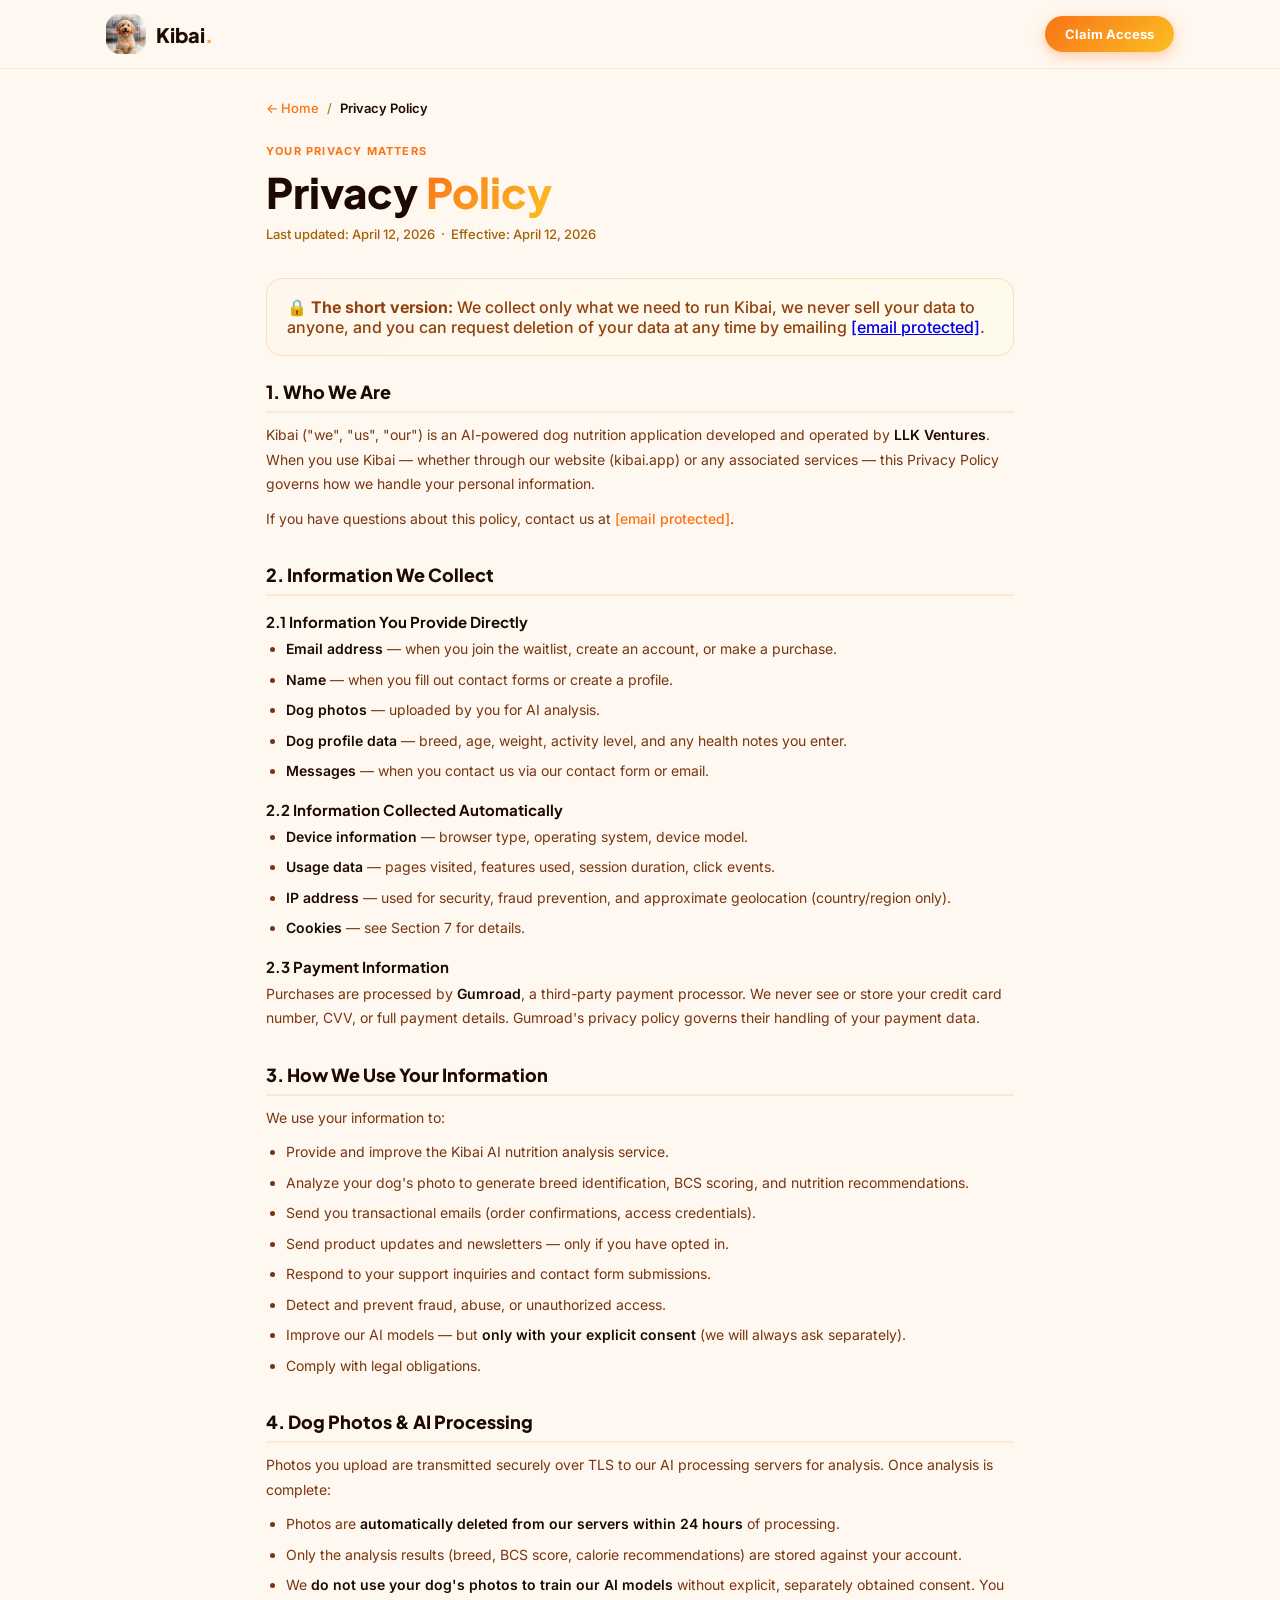
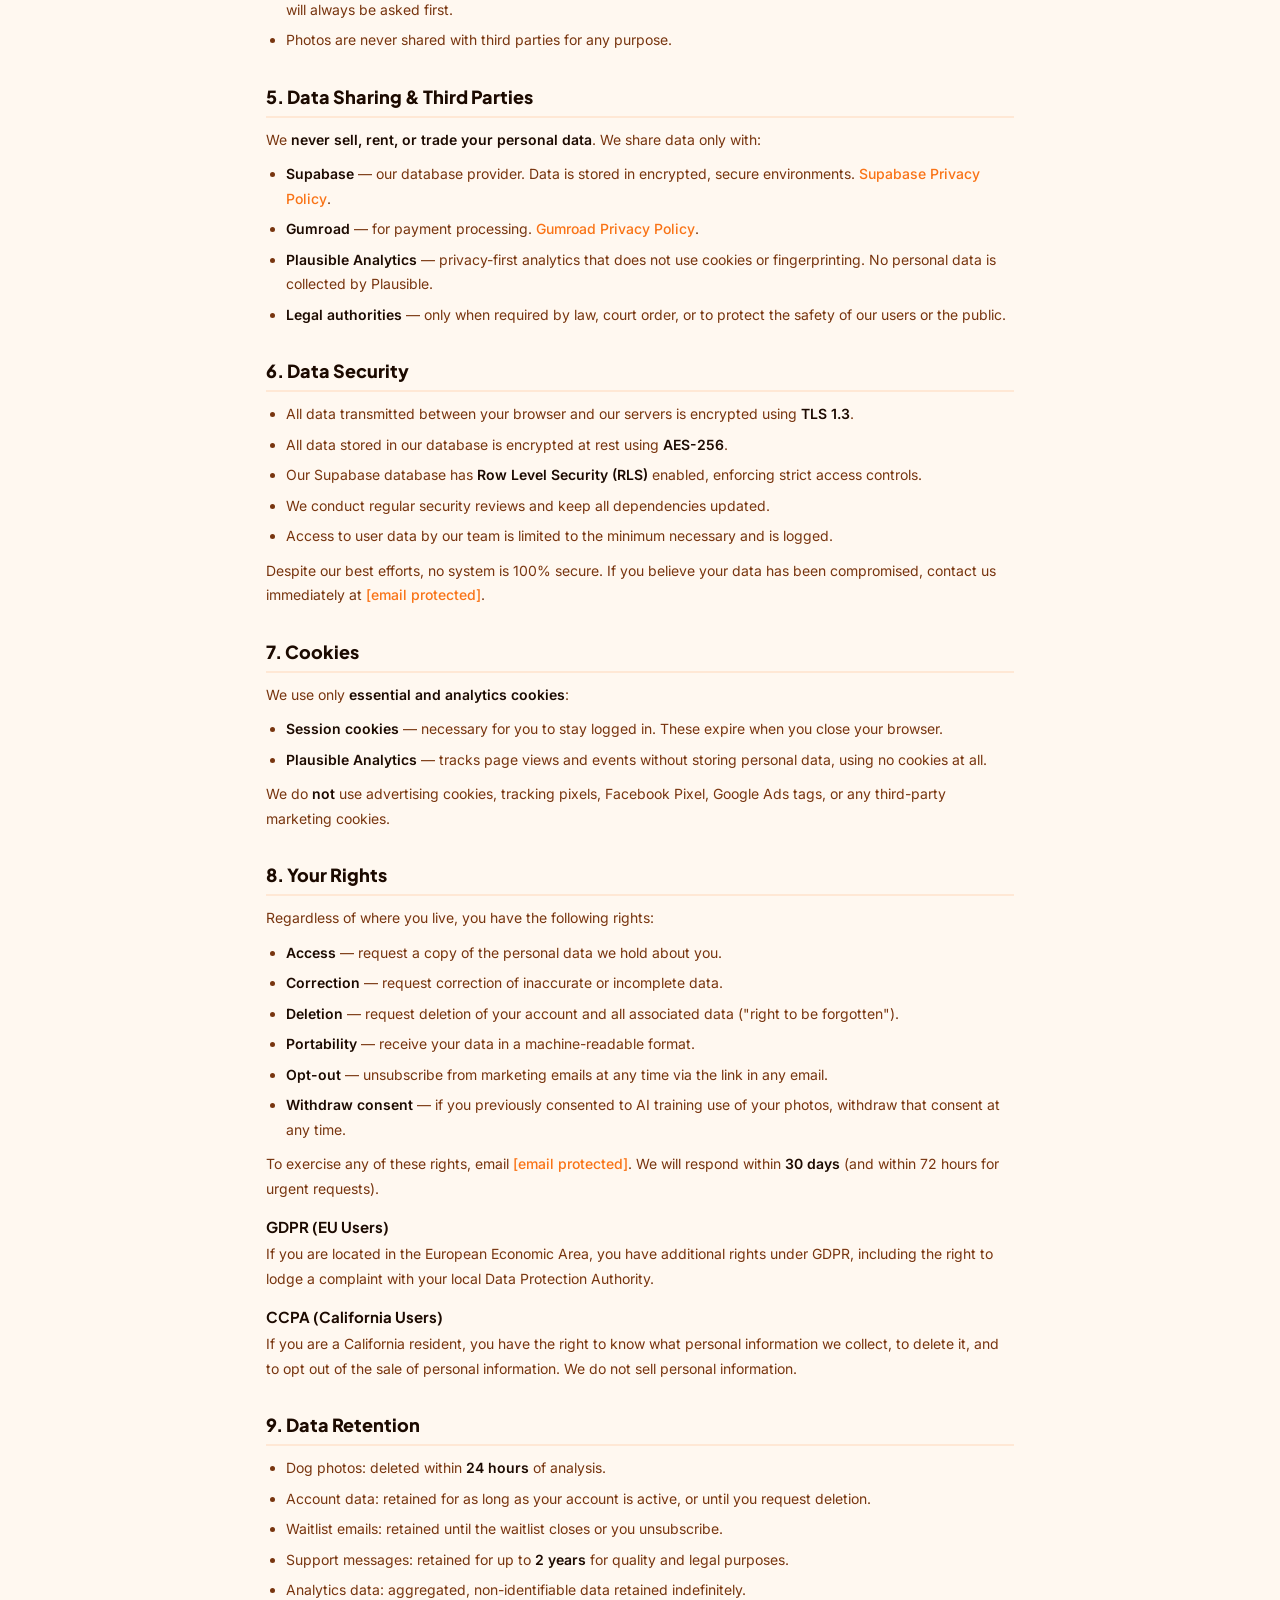
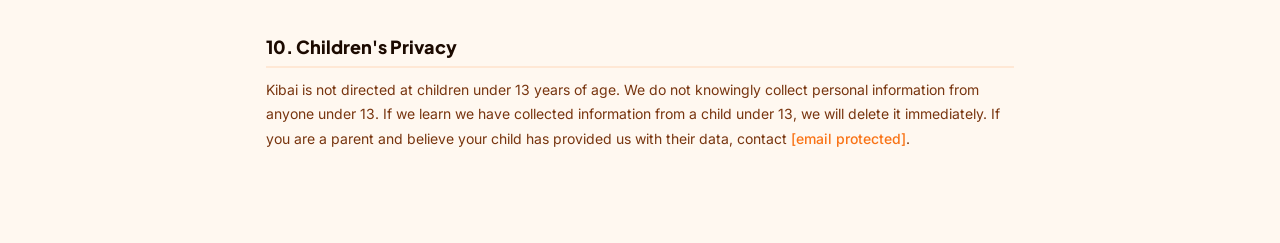
<file: privacy.html>
<!DOCTYPE html>
<html lang="en">
<head>
  <meta charset="UTF-8"/>
  <meta name="viewport" content="width=device-width, initial-scale=1.0, maximum-scale=1.0"/>
  <title>Privacy Policy — Kibai</title>
  <link rel="preconnect" href="https://fonts.googleapis.com"/>
  <link rel="preconnect" href="https://fonts.gstatic.com" crossorigin/>
  <link href="https://fonts.googleapis.com/css2?family=Plus+Jakarta+Sans:wght@500;600;700;800;900&family=Inter:wght@300;400;500;600;700&display=swap" rel="stylesheet"/>
  <link rel="stylesheet" href="shared.css"/>
</head>
<body>

<nav class="nav-bar">
  <div class="nav-inner">
    <a href="index.html" class="nav-logo">
      <img src="/logo.png" alt="Kibai" style="height:40px;width:40px;object-fit:cover;border-radius:14px;"/>
      <span class="nav-logo-text">Kibai<span class="nav-logo-dot">.</span></span>
    </a>
    <a href="index.html#pricing" class="nav-cta">Claim Access</a>
  </div>
</nav>

<main class="legal-page">
  <div class="breadcrumb">
    <a href="index.html">← Home</a>
    <span>/</span>
    <span style="color:#1C0A00;font-weight:600;">Privacy Policy</span>
  </div>

  <div class="page-header">
    <p class="label">Your privacy matters</p>
    <h1>Privacy <span class="grad-text">Policy</span></h1>
    <p class="meta">Last updated: April 12, 2026 &nbsp;·&nbsp; Effective: April 12, 2026</p>
  </div>

  <div class="info-box">
    <p>🔒 <strong>The short version:</strong> We collect only what we need to run Kibai, we never sell your data to anyone, and you can request deletion of your data at any time by emailing <a href="/cdn-cgi/l/email-protection#90fbf9f2f1f9e3e5e0e0ffe2e4d0f7fdf1f9fcbef3fffd"><span class="__cf_email__" data-cfemail="bed5d7dcdfd7cdcbceced1cccafed9d3dfd7d290ddd1d3">[email&#160;protected]</span></a>.</p>
  </div>

  <div class="legal-section">
    <h2>1. Who We Are</h2>
    <p>Kibai ("we", "us", "our") is an AI-powered dog nutrition application developed and operated by <strong>LLK Ventures</strong>. When you use Kibai — whether through our website (kibai.app) or any associated services — this Privacy Policy governs how we handle your personal information.</p>
    <p>If you have questions about this policy, contact us at <a href="/cdn-cgi/l/email-protection#5a3133383b33292f2a2a35282e1a3d373b333674393537"><span class="__cf_email__" data-cfemail="4f24262d2e263c3a3f3f203d3b0f28222e2623612c2022">[email&#160;protected]</span></a>.</p>
  </div>

  <div class="legal-section">
    <h2>2. Information We Collect</h2>
    <h3>2.1 Information You Provide Directly</h3>
    <ul>
      <li><strong>Email address</strong> — when you join the waitlist, create an account, or make a purchase.</li>
      <li><strong>Name</strong> — when you fill out contact forms or create a profile.</li>
      <li><strong>Dog photos</strong> — uploaded by you for AI analysis.</li>
      <li><strong>Dog profile data</strong> — breed, age, weight, activity level, and any health notes you enter.</li>
      <li><strong>Messages</strong> — when you contact us via our contact form or email.</li>
    </ul>
    <h3>2.2 Information Collected Automatically</h3>
    <ul>
      <li><strong>Device information</strong> — browser type, operating system, device model.</li>
      <li><strong>Usage data</strong> — pages visited, features used, session duration, click events.</li>
      <li><strong>IP address</strong> — used for security, fraud prevention, and approximate geolocation (country/region only).</li>
      <li><strong>Cookies</strong> — see Section 7 for details.</li>
    </ul>
    <h3>2.3 Payment Information</h3>
    <p>Purchases are processed by <strong>Gumroad</strong>, a third-party payment processor. We never see or store your credit card number, CVV, or full payment details. Gumroad's privacy policy governs their handling of your payment data.</p>
  </div>

  <div class="legal-section">
    <h2>3. How We Use Your Information</h2>
    <p>We use your information to:</p>
    <ul>
      <li>Provide and improve the Kibai AI nutrition analysis service.</li>
      <li>Analyze your dog's photo to generate breed identification, BCS scoring, and nutrition recommendations.</li>
      <li>Send you transactional emails (order confirmations, access credentials).</li>
      <li>Send product updates and newsletters — only if you have opted in.</li>
      <li>Respond to your support inquiries and contact form submissions.</li>
      <li>Detect and prevent fraud, abuse, or unauthorized access.</li>
      <li>Improve our AI models — but <strong>only with your explicit consent</strong> (we will always ask separately).</li>
      <li>Comply with legal obligations.</li>
    </ul>
  </div>

  <div class="legal-section">
    <h2>4. Dog Photos &amp; AI Processing</h2>
    <p>Photos you upload are transmitted securely over TLS to our AI processing servers for analysis. Once analysis is complete:</p>
    <ul>
      <li>Photos are <strong>automatically deleted from our servers within 24 hours</strong> of processing.</li>
      <li>Only the analysis results (breed, BCS score, calorie recommendations) are stored against your account.</li>
      <li>We <strong>do not use your dog's photos to train our AI models</strong> without explicit, separately obtained consent. You will always be asked first.</li>
      <li>Photos are never shared with third parties for any purpose.</li>
    </ul>
  </div>

  <div class="legal-section">
    <h2>5. Data Sharing &amp; Third Parties</h2>
    <p>We <strong>never sell, rent, or trade your personal data</strong>. We share data only with:</p>
    <ul>
      <li><strong>Supabase</strong> — our database provider. Data is stored in encrypted, secure environments. <a href="https://supabase.com/privacy" target="_blank">Supabase Privacy Policy</a>.</li>
      <li><strong>Gumroad</strong> — for payment processing. <a href="https://gumroad.com/privacy" target="_blank">Gumroad Privacy Policy</a>.</li>
      <li><strong>Plausible Analytics</strong> — privacy-first analytics that does not use cookies or fingerprinting. No personal data is collected by Plausible.</li>
      <li><strong>Legal authorities</strong> — only when required by law, court order, or to protect the safety of our users or the public.</li>
    </ul>
  </div>

  <div class="legal-section">
    <h2>6. Data Security</h2>
    <ul>
      <li>All data transmitted between your browser and our servers is encrypted using <strong>TLS 1.3</strong>.</li>
      <li>All data stored in our database is encrypted at rest using <strong>AES-256</strong>.</li>
      <li>Our Supabase database has <strong>Row Level Security (RLS)</strong> enabled, enforcing strict access controls.</li>
      <li>We conduct regular security reviews and keep all dependencies updated.</li>
      <li>Access to user data by our team is limited to the minimum necessary and is logged.</li>
    </ul>
    <p>Despite our best efforts, no system is 100% secure. If you believe your data has been compromised, contact us immediately at <a href="/cdn-cgi/l/email-protection#02696b60636b717772726d707642656f636b6e2c616d6f"><span class="__cf_email__" data-cfemail="c4afada6a5adb7b1b4b4abb6b084a3a9a5ada8eaa7aba9">[email&#160;protected]</span></a>.</p>
  </div>

  <div class="legal-section">
    <h2>7. Cookies</h2>
    <p>We use only <strong>essential and analytics cookies</strong>:</p>
    <ul>
      <li><strong>Session cookies</strong> — necessary for you to stay logged in. These expire when you close your browser.</li>
      <li><strong>Plausible Analytics</strong> — tracks page views and events without storing personal data, using no cookies at all.</li>
    </ul>
    <p>We do <strong>not</strong> use advertising cookies, tracking pixels, Facebook Pixel, Google Ads tags, or any third-party marketing cookies.</p>
  </div>

  <div class="legal-section">
    <h2>8. Your Rights</h2>
    <p>Regardless of where you live, you have the following rights:</p>
    <ul>
      <li><strong>Access</strong> — request a copy of the personal data we hold about you.</li>
      <li><strong>Correction</strong> — request correction of inaccurate or incomplete data.</li>
      <li><strong>Deletion</strong> — request deletion of your account and all associated data ("right to be forgotten").</li>
      <li><strong>Portability</strong> — receive your data in a machine-readable format.</li>
      <li><strong>Opt-out</strong> — unsubscribe from marketing emails at any time via the link in any email.</li>
      <li><strong>Withdraw consent</strong> — if you previously consented to AI training use of your photos, withdraw that consent at any time.</li>
    </ul>
    <p>To exercise any of these rights, email <a href="/cdn-cgi/l/email-protection#e78c8e85868e94929797889593a7808a868e8bc984888a"><span class="__cf_email__" data-cfemail="5b3032393a32282e2b2b34292f1b3c363a323775383436">[email&#160;protected]</span></a>. We will respond within <strong>30 days</strong> (and within 72 hours for urgent requests).</p>
    <h3>GDPR (EU Users)</h3>
    <p>If you are located in the European Economic Area, you have additional rights under GDPR, including the right to lodge a complaint with your local Data Protection Authority.</p>
    <h3>CCPA (California Users)</h3>
    <p>If you are a California resident, you have the right to know what personal information we collect, to delete it, and to opt out of the sale of personal information. We do not sell personal information.</p>
  </div>

  <div class="legal-section">
    <h2>9. Data Retention</h2>
    <ul>
      <li>Dog photos: deleted within <strong>24 hours</strong> of analysis.</li>
      <li>Account data: retained for as long as your account is active, or until you request deletion.</li>
      <li>Waitlist emails: retained until the waitlist closes or you unsubscribe.</li>
      <li>Support messages: retained for up to <strong>2 years</strong> for quality and legal purposes.</li>
      <li>Analytics data: aggregated, non-identifiable data retained indefinitely.</li>
    </ul>
  </div>

  <div class="legal-section">
    <h2>10. Children's Privacy</h2>
    <p>Kibai is not directed at children under 13 years of age. We do not knowingly collect personal information from anyone under 13. If we learn we have collected information from a child under 13, we will delete it immediately. If you are a parent and believe your child has provided us with their data, contact <a href="/cdn-cgi/l/email-protection#9cf7f5fefdf5efe9ececf3eee8dcfbf1fdf5f0b2fff3f1"><span class="__cf_email__" data-cfemail="c5aeaca7a4acb6b0b5b5aab7b185a2a8a4aca9eba6aaa8">[email&#160;protected]</span></a>.</p>
  </div>

  <div class="legal-s
</file>
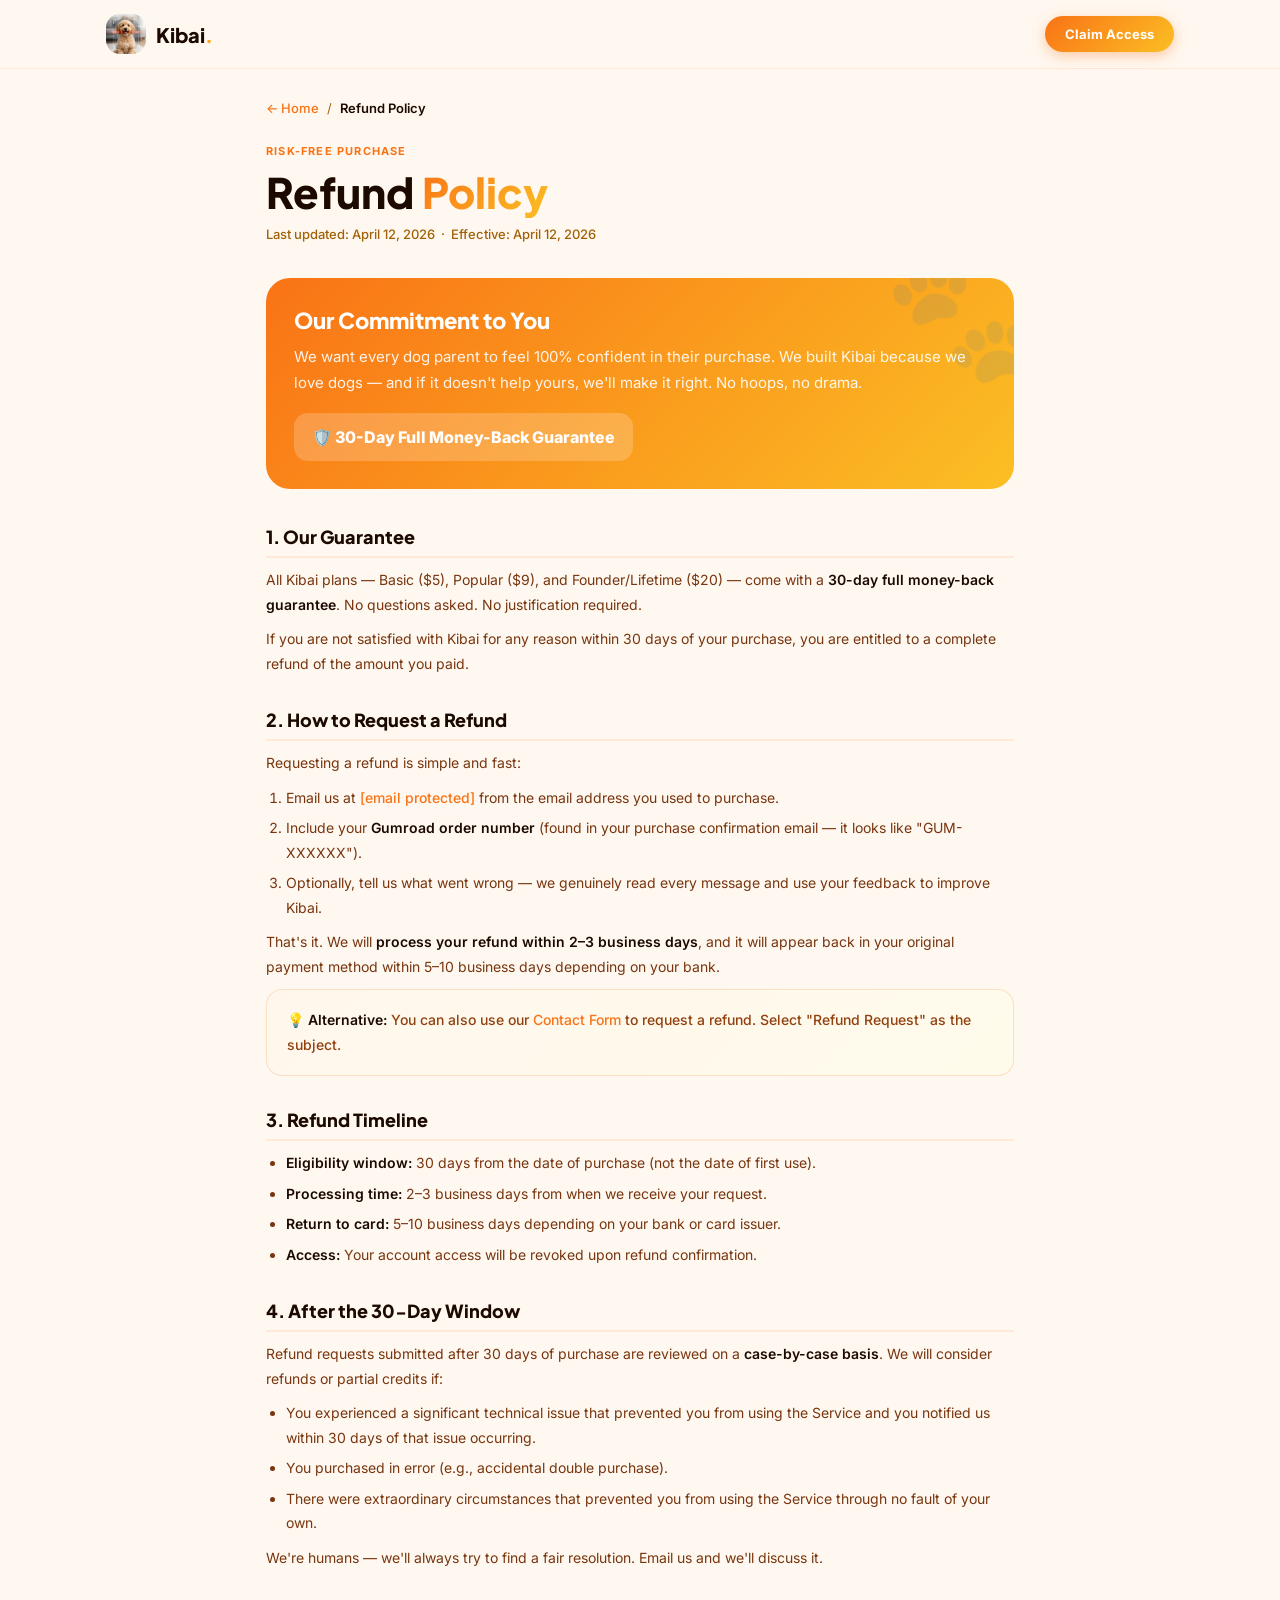
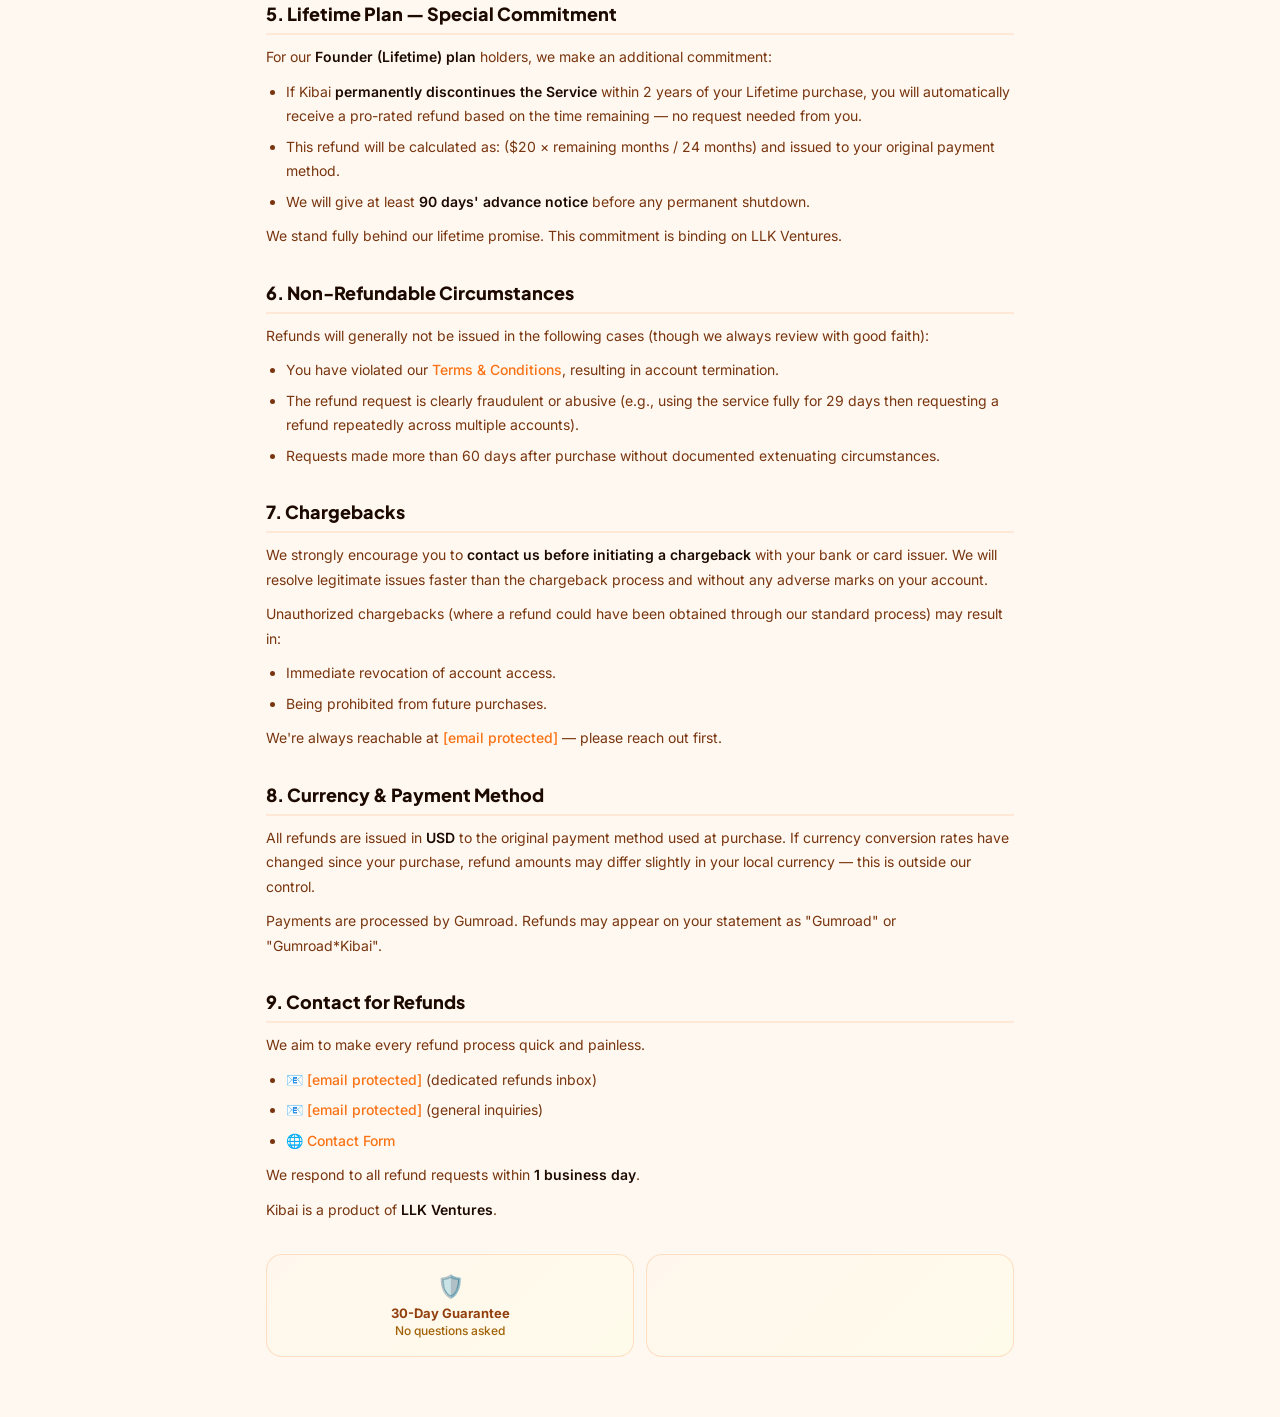
<file: refund.html>
<!DOCTYPE html>
<html lang="en">
<head>
  <meta charset="UTF-8"/>
  <meta name="viewport" content="width=device-width, initial-scale=1.0, maximum-scale=1.0"/>
  <title>Refund Policy — Kibai</title>
  <link rel="preconnect" href="https://fonts.googleapis.com"/>
  <link rel="preconnect" href="https://fonts.gstatic.com" crossorigin/>
  <link href="https://fonts.googleapis.com/css2?family=Plus+Jakarta+Sans:wght@500;600;700;800;900&family=Inter:wght@300;400;500;600;700&display=swap" rel="stylesheet"/>
  <link rel="stylesheet" href="shared.css"/>
</head>
<body>

<nav class="nav-bar">
  <div class="nav-inner">
    <a href="index.html" class="nav-logo">
      <img src="/logo.png" alt="Kibai" style="height:40px;width:40px;object-fit:cover;border-radius:14px;"/>
      <span class="nav-logo-text">Kibai<span class="nav-logo-dot">.</span></span>
    </a>
    <a href="index.html#pricing" class="nav-cta">Claim Access</a>
  </div>
</nav>

<main class="legal-page">
  <div class="breadcrumb">
    <a href="index.html">← Home</a>
    <span>/</span>
    <span style="color:#1C0A00;font-weight:600;">Refund Policy</span>
  </div>

  <div class="page-header">
    <p class="label">Risk-free purchase</p>
    <h1>Refund <span class="grad-text">Policy</span></h1>
    <p class="meta">Last updated: April 12, 2026 &nbsp;·&nbsp; Effective: April 12, 2026</p>
  </div>

  <!-- Hero commitment box -->
  <div style="background:linear-gradient(135deg,#F97316,#FBBF24);border-radius:24px;padding:28px;margin-bottom:36px;position:relative;overflow:hidden;">
    <div style="position:absolute;right:-20px;top:-20px;font-size:120px;opacity:0.1;line-height:1;">🐾</div>
    <h2 style="font-size:22px;font-weight:900;color:#fff;margin-bottom:10px;position:relative;">Our Commitment to You</h2>
    <p style="font-size:15px;color:rgba(255,255,255,0.9);line-height:1.7;position:relative;">We want every dog parent to feel 100% confident in their purchase. We built Kibai because we love dogs — and if it doesn't help yours, we'll make it right. No hoops, no drama.</p>
    <div style="margin-top:18px;background:rgba(255,255,255,0.2);border-radius:14px;padding:14px 18px;display:inline-block;position:relative;">
      <p style="font-size:16px;font-weight:800;color:#fff;">🛡️ 30-Day Full Money-Back Guarantee</p>
    </div>
  </div>

  <div class="legal-section">
    <h2>1. Our Guarantee</h2>
    <p>All Kibai plans — Basic ($5), Popular ($9), and Founder/Lifetime ($20) — come with a <strong>30-day full money-back guarantee</strong>. No questions asked. No justification required.</p>
    <p>If you are not satisfied with Kibai for any reason within 30 days of your purchase, you are entitled to a complete refund of the amount you paid.</p>
  </div>

  <div class="legal-section">
    <h2>2. How to Request a Refund</h2>
    <p>Requesting a refund is simple and fast:</p>
    <ol>
      <li>Email us at <a href="/cdn-cgi/l/email-protection#dab1b3b8bbb3a9afaaaab5a8ae9abdb7bbb3b6f4b9b5b7"><span class="__cf_email__" data-cfemail="f09b99929199838580809f8284b0979d91999cde939f9d">[email&#160;protected]</span></a> from the email address you used to purchase.</li>
      <li>Include your <strong>Gumroad order number</strong> (found in your purchase confirmation email — it looks like "GUM-XXXXXX").</li>
      <li>Optionally, tell us what went wrong — we genuinely read every message and use your feedback to improve Kibai.</li>
    </ol>
    <p>That's it. We will <strong>process your refund within 2–3 business days</strong>, and it will appear back in your original payment method within 5–10 business days depending on your bank.</p>
    <div class="info-box">
      <p>💡 <strong>Alternative:</strong> You can also use our <a href="contact.html">Contact Form</a> to request a refund. Select "Refund Request" as the subject.</p>
    </div>
  </div>

  <div class="legal-section">
    <h2>3. Refund Timeline</h2>
    <ul>
      <li><strong>Eligibility window:</strong> 30 days from the date of purchase (not the date of first use).</li>
      <li><strong>Processing time:</strong> 2–3 business days from when we receive your request.</li>
      <li><strong>Return to card:</strong> 5–10 business days depending on your bank or card issuer.</li>
      <li><strong>Access:</strong> Your account access will be revoked upon refund confirmation.</li>
    </ul>
  </div>

  <div class="legal-section">
    <h2>4. After the 30-Day Window</h2>
    <p>Refund requests submitted after 30 days of purchase are reviewed on a <strong>case-by-case basis</strong>. We will consider refunds or partial credits if:</p>
    <ul>
      <li>You experienced a significant technical issue that prevented you from using the Service and you notified us within 30 days of that issue occurring.</li>
      <li>You purchased in error (e.g., accidental double purchase).</li>
      <li>There were extraordinary circumstances that prevented you from using the Service through no fault of your own.</li>
    </ul>
    <p>We're humans — we'll always try to find a fair resolution. Email us and we'll discuss it.</p>
  </div>

  <div class="legal-section">
    <h2>5. Lifetime Plan — Special Commitment</h2>
    <p>For our <strong>Founder (Lifetime) plan</strong> holders, we make an additional commitment:</p>
    <ul>
      <li>If Kibai <strong>permanently discontinues the Service</strong> within 2 years of your Lifetime purchase, you will automatically receive a pro-rated refund based on the time remaining — no request needed from you.</li>
      <li>This refund will be calculated as: ($20 × remaining months / 24 months) and issued to your original payment method.</li>
      <li>We will give at least <strong>90 days' advance notice</strong> before any permanent shutdown.</li>
    </ul>
    <p>We stand fully behind our lifetime promise. This commitment is binding on LLK Ventures.</p>
  </div>

  <div class="legal-section">
    <h2>6. Non-Refundable Circumstances</h2>
    <p>Refunds will generally not be issued in the following cases (though we always review with good faith):</p>
    <ul>
      <li>You have violated our <a href="terms.html">Terms &amp; Conditions</a>, resulting in account termination.</li>
      <li>The refund request is clearly fraudulent or abusive (e.g., using the service fully for 29 days then requesting a refund repeatedly across multiple accounts).</li>
      <li>Requests made more than 60 days after purchase without documented extenuating circumstances.</li>
    </ul>
  </div>

  <div class="legal-section">
    <h2>7. Chargebacks</h2>
    <p>We strongly encourage you to <strong>contact us before initiating a chargeback</strong> with your bank or card issuer. We will resolve legitimate issues faster than the chargeback process and without any adverse marks on your account.</p>
    <p>Unauthorized chargebacks (where a refund could have been obtained through our standard process) may result in:</p>
    <ul>
      <li>Immediate revocation of account access.</li>
      <li>Being prohibited from future purchases.</li>
    </ul>
    <p>We're always reachable at <a href="/cdn-cgi/l/email-protection#d5bebcb7b4bca6a0a5a5baa7a195b2b8b4bcb9fbb6bab8"><span class="__cf_email__" data-cfemail="adc6c4cfccc4ded8ddddc2dfd9edcac0ccc4c183cec2c0">[email&#160;protected]</span></a> — please reach out first.</p>
  </div>

  <div class="legal-section">
    <h2>8. Currency &amp; Payment Method</h2>
    <p>All refunds are issued in <strong>USD</strong> to the original payment method used at purchase. If currency conversion rates have changed since your purchase, refund amounts may differ slightly in your local currency — this is outside our control.</p>
    <p>Payments are processed by Gumroad. Refunds may appear on your statement as "Gumroad" or "Gumroad*Kibai".</p>
  </div>

  <div class="legal-section">
    <h2>9. Contact for Refunds</h2>
    <p>We aim to make every refund process quick and painless.</p>
    <ul>
      <li>📧 <a href="/cdn-cgi/l/email-protection#264d4f44474f5553565649545266414b474f4a0845494b"><span class="__cf_email__" data-cfemail="660d0f04070f1513161609141226010b070f0a4805090b">[email&#160;protected]</span></a> (dedicated refunds inbox)</li>
      <li>📧 <a href="/cdn-cgi/l/email-protection#f49f9d96959d878184849b8680b49399959d98da979b99"><span class="__cf_email__" data-cfemail="4922202b28203a3c3939263b3d092e24282025672a2624">[email&#160;protected]</span></a> (general inquiries)</li>
      <li>🌐 <a href="contact.html">Contact Form</a></li>
    </ul>
    <p>We respond to all refund requests within <strong>1 business day</strong>.</p>
    <p>Kibai is a product of <strong>LLK Ventures</strong>.</p>
  </div>

  <!-- Bottom trust badges -->
  <div style="display:grid;grid-template-columns:repeat(auto-fit,minmax(160px,1fr));gap:12px;margin-top:8px;">
    <div class="info-box" style="text-align:center;margin-bottom:0;">
      <p style="font-size:22px;margin-bottom:6px;">🛡️</p>
      <p style="font-size:13px;font-weight:700;color:#92400E;">30-Day Guarantee</p>
      <p style="font-size:12px;color:#A16207;margin-top:2px;">No questions asked</p>
    </div>
    <div class="info-box" style="text-align:center;margin-bottom:0;">
      <p style="font-size:22px;margin-bott
</file>
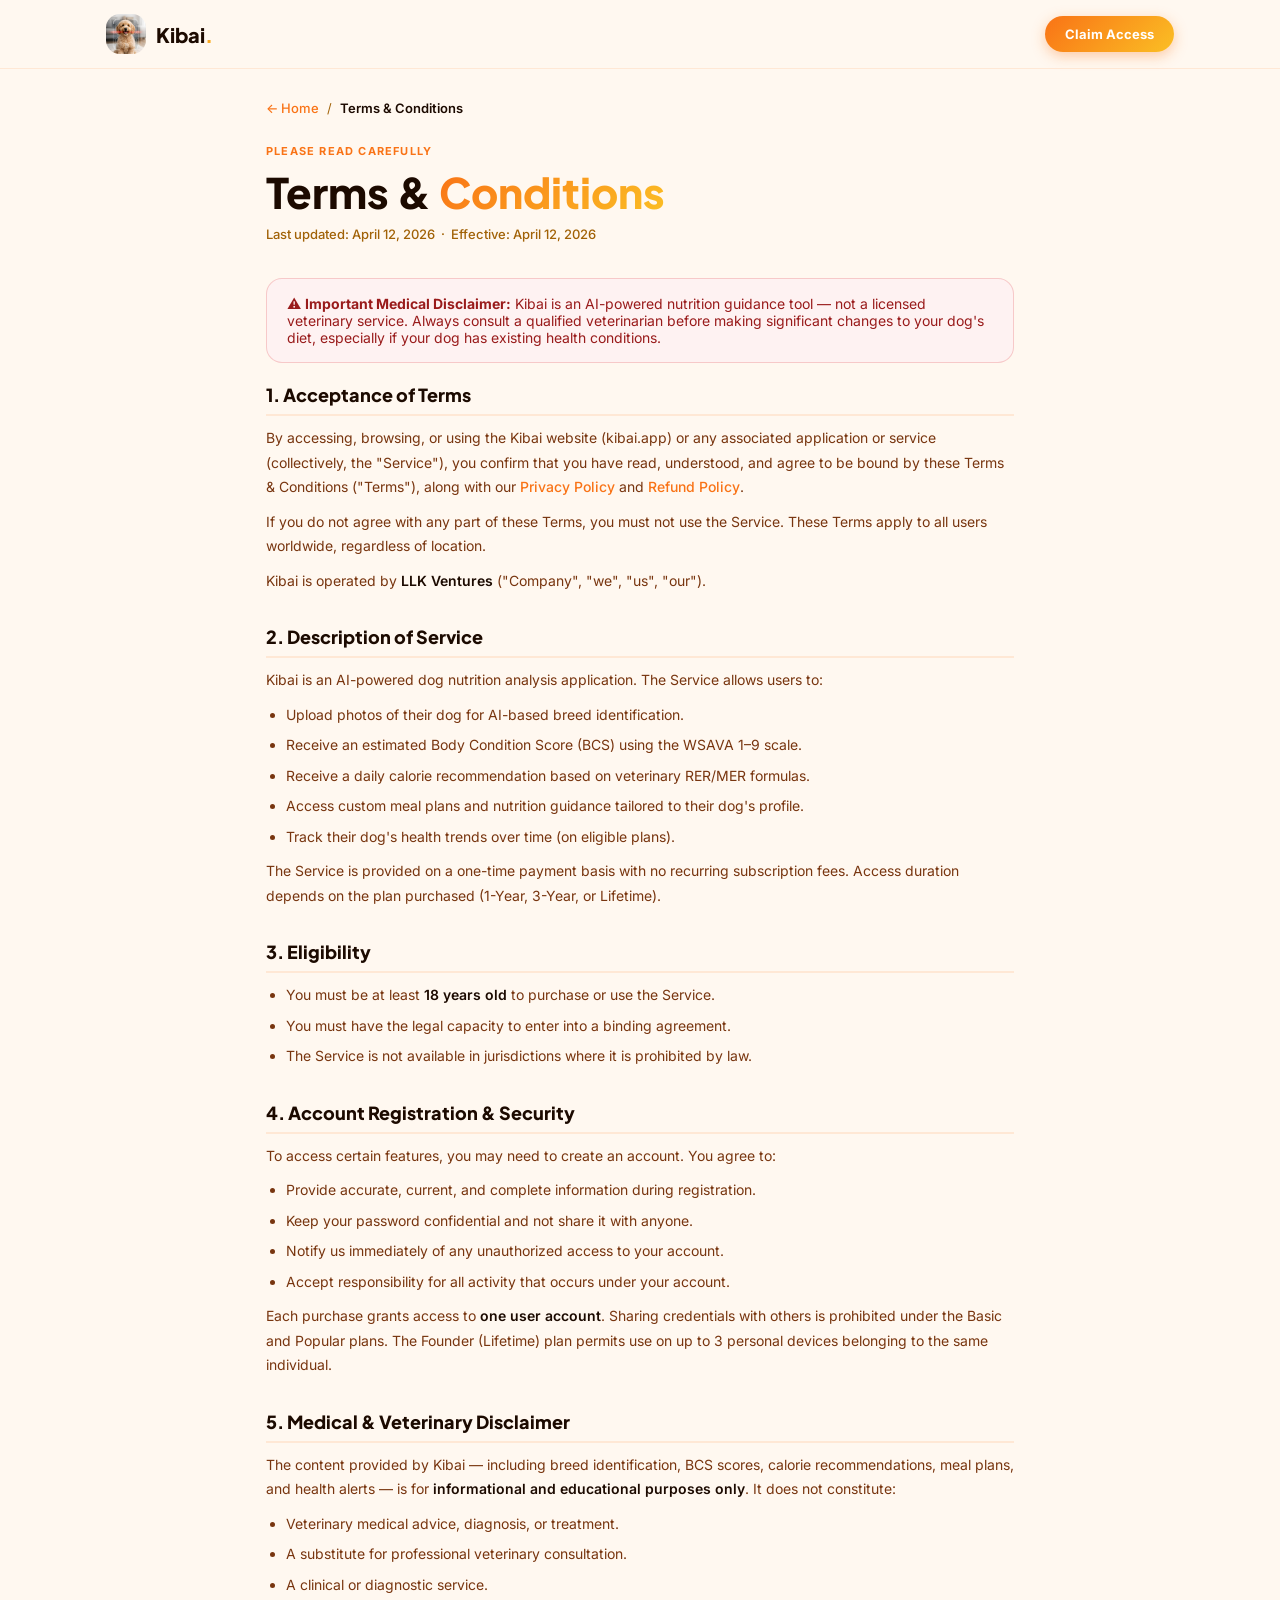
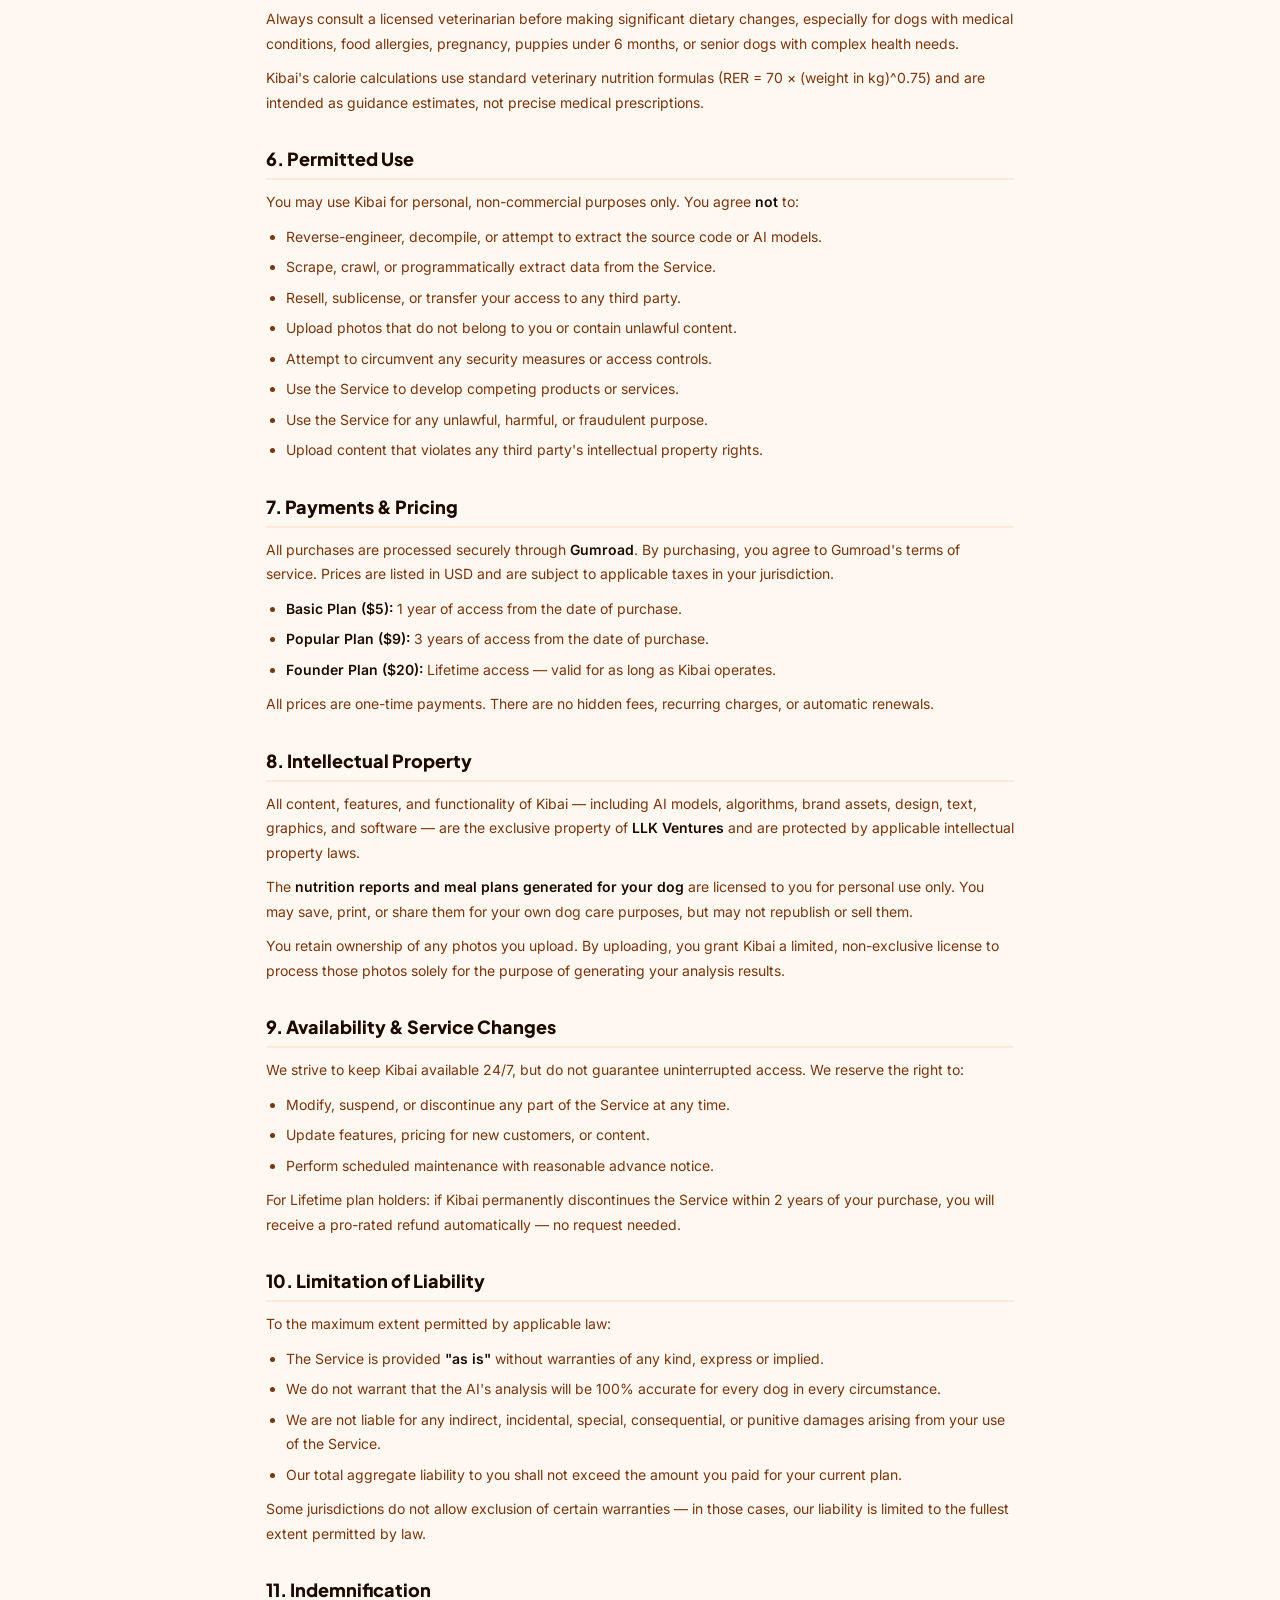
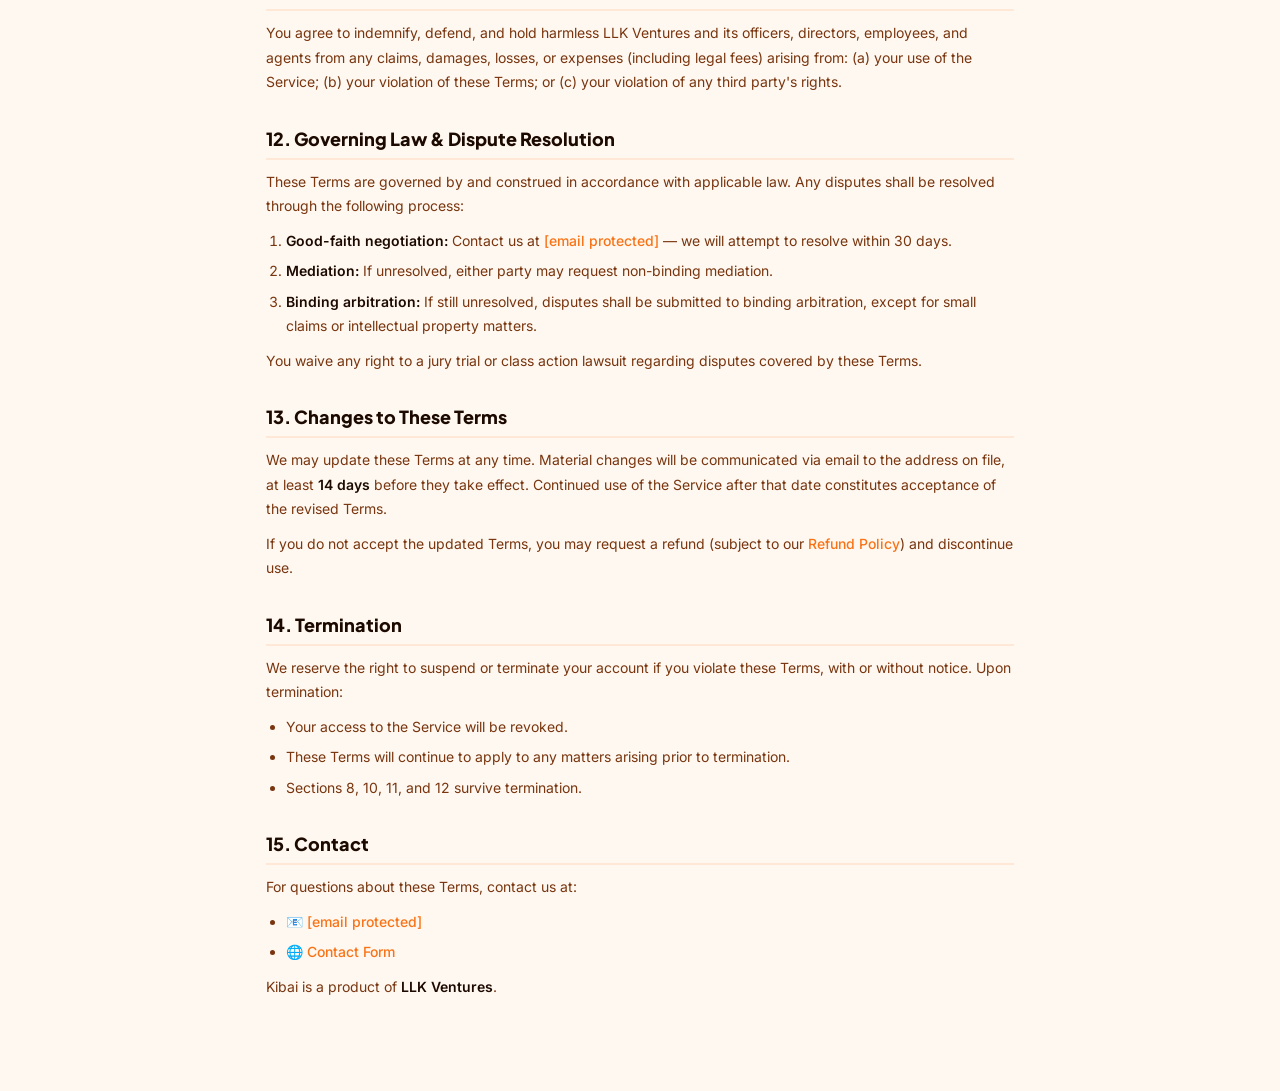
<file: terms.html>
<!DOCTYPE html>
<html lang="en">
<head>
  <meta charset="UTF-8"/>
  <meta name="viewport" content="width=device-width, initial-scale=1.0, maximum-scale=1.0"/>
  <title>Terms &amp; Conditions — Kibai</title>
  <link rel="preconnect" href="https://fonts.googleapis.com"/>
  <link rel="preconnect" href="https://fonts.gstatic.com" crossorigin/>
  <link href="https://fonts.googleapis.com/css2?family=Plus+Jakarta+Sans:wght@500;600;700;800;900&family=Inter:wght@300;400;500;600;700&display=swap" rel="stylesheet"/>
  <link rel="stylesheet" href="shared.css"/>
</head>
<body>

<nav class="nav-bar">
  <div class="nav-inner">
    <a href="index.html" class="nav-logo">
      <img src="/logo.png" alt="Kibai" style="height:40px;width:40px;object-fit:cover;border-radius:14px;"/>
      <span class="nav-logo-text">Kibai<span class="nav-logo-dot">.</span></span>
    </a>
    <a href="index.html#pricing" class="nav-cta">Claim Access</a>
  </div>
</nav>

<main class="legal-page">
  <div class="breadcrumb">
    <a href="index.html">← Home</a>
    <span>/</span>
    <span style="color:#1C0A00;font-weight:600;">Terms &amp; Conditions</span>
  </div>

  <div class="page-header">
    <p class="label">Please read carefully</p>
    <h1>Terms &amp; <span class="grad-text">Conditions</span></h1>
    <p class="meta">Last updated: April 12, 2026 &nbsp;·&nbsp; Effective: April 12, 2026</p>
  </div>

  <div class="warn-box">
    <p>⚠️ <strong>Important Medical Disclaimer:</strong> Kibai is an AI-powered nutrition guidance tool — not a licensed veterinary service. Always consult a qualified veterinarian before making significant changes to your dog's diet, especially if your dog has existing health conditions.</p>
  </div>

  <div class="legal-section">
    <h2>1. Acceptance of Terms</h2>
    <p>By accessing, browsing, or using the Kibai website (kibai.app) or any associated application or service (collectively, the "Service"), you confirm that you have read, understood, and agree to be bound by these Terms &amp; Conditions ("Terms"), along with our <a href="privacy.html">Privacy Policy</a> and <a href="refund.html">Refund Policy</a>.</p>
    <p>If you do not agree with any part of these Terms, you must not use the Service. These Terms apply to all users worldwide, regardless of location.</p>
    <p>Kibai is operated by <strong>LLK Ventures</strong> ("Company", "we", "us", "our").</p>
  </div>

  <div class="legal-section">
    <h2>2. Description of Service</h2>
    <p>Kibai is an AI-powered dog nutrition analysis application. The Service allows users to:</p>
    <ul>
      <li>Upload photos of their dog for AI-based breed identification.</li>
      <li>Receive an estimated Body Condition Score (BCS) using the WSAVA 1–9 scale.</li>
      <li>Receive a daily calorie recommendation based on veterinary RER/MER formulas.</li>
      <li>Access custom meal plans and nutrition guidance tailored to their dog's profile.</li>
      <li>Track their dog's health trends over time (on eligible plans).</li>
    </ul>
    <p>The Service is provided on a one-time payment basis with no recurring subscription fees. Access duration depends on the plan purchased (1-Year, 3-Year, or Lifetime).</p>
  </div>

  <div class="legal-section">
    <h2>3. Eligibility</h2>
    <ul>
      <li>You must be at least <strong>18 years old</strong> to purchase or use the Service.</li>
      <li>You must have the legal capacity to enter into a binding agreement.</li>
      <li>The Service is not available in jurisdictions where it is prohibited by law.</li>
    </ul>
  </div>

  <div class="legal-section">
    <h2>4. Account Registration &amp; Security</h2>
    <p>To access certain features, you may need to create an account. You agree to:</p>
    <ul>
      <li>Provide accurate, current, and complete information during registration.</li>
      <li>Keep your password confidential and not share it with anyone.</li>
      <li>Notify us immediately of any unauthorized access to your account.</li>
      <li>Accept responsibility for all activity that occurs under your account.</li>
    </ul>
    <p>Each purchase grants access to <strong>one user account</strong>. Sharing credentials with others is prohibited under the Basic and Popular plans. The Founder (Lifetime) plan permits use on up to 3 personal devices belonging to the same individual.</p>
  </div>

  <div class="legal-section">
    <h2>5. Medical &amp; Veterinary Disclaimer</h2>
    <p>The content provided by Kibai — including breed identification, BCS scores, calorie recommendations, meal plans, and health alerts — is for <strong>informational and educational purposes only</strong>. It does not constitute:</p>
    <ul>
      <li>Veterinary medical advice, diagnosis, or treatment.</li>
      <li>A substitute for professional veterinary consultation.</li>
      <li>A clinical or diagnostic service.</li>
    </ul>
    <p>Always consult a licensed veterinarian before making significant dietary changes, especially for dogs with medical conditions, food allergies, pregnancy, puppies under 6 months, or senior dogs with complex health needs.</p>
    <p>Kibai's calorie calculations use standard veterinary nutrition formulas (RER = 70 × (weight in kg)^0.75) and are intended as guidance estimates, not precise medical prescriptions.</p>
  </div>

  <div class="legal-section">
    <h2>6. Permitted Use</h2>
    <p>You may use Kibai for personal, non-commercial purposes only. You agree <strong>not</strong> to:</p>
    <ul>
      <li>Reverse-engineer, decompile, or attempt to extract the source code or AI models.</li>
      <li>Scrape, crawl, or programmatically extract data from the Service.</li>
      <li>Resell, sublicense, or transfer your access to any third party.</li>
      <li>Upload photos that do not belong to you or contain unlawful content.</li>
      <li>Attempt to circumvent any security measures or access controls.</li>
      <li>Use the Service to develop competing products or services.</li>
      <li>Use the Service for any unlawful, harmful, or fraudulent purpose.</li>
      <li>Upload content that violates any third party's intellectual property rights.</li>
    </ul>
  </div>

  <div class="legal-section">
    <h2>7. Payments &amp; Pricing</h2>
    <p>All purchases are processed securely through <strong>Gumroad</strong>. By purchasing, you agree to Gumroad's terms of service. Prices are listed in USD and are subject to applicable taxes in your jurisdiction.</p>
    <ul>
      <li><strong>Basic Plan ($5):</strong> 1 year of access from the date of purchase.</li>
      <li><strong>Popular Plan ($9):</strong> 3 years of access from the date of purchase.</li>
      <li><strong>Founder Plan ($20):</strong> Lifetime access — valid for as long as Kibai operates.</li>
    </ul>
    <p>All prices are one-time payments. There are no hidden fees, recurring charges, or automatic renewals.</p>
  </div>

  <div class="legal-section">
    <h2>8. Intellectual Property</h2>
    <p>All content, features, and functionality of Kibai — including AI models, algorithms, brand assets, design, text, graphics, and software — are the exclusive property of <strong>LLK Ventures</strong> and are protected by applicable intellectual property laws.</p>
    <p>The <strong>nutrition reports and meal plans generated for your dog</strong> are licensed to you for personal use only. You may save, print, or share them for your own dog care purposes, but may not republish or sell them.</p>
    <p>You retain ownership of any photos you upload. By uploading, you grant Kibai a limited, non-exclusive license to process those photos solely for the purpose of generating your analysis results.</p>
  </div>

  <div class="legal-section">
    <h2>9. Availability &amp; Service Changes</h2>
    <p>We strive to keep Kibai available 24/7, but do not guarantee uninterrupted access. We reserve the right to:</p>
    <ul>
      <li>Modify, suspend, or discontinue any part of the Service at any time.</li>
      <li>Update features, pricing for new customers, or content.</li>
      <li>Perform scheduled maintenance with reasonable advance notice.</li>
    </ul>
    <p>For Lifetime plan holders: if Kibai permanently discontinues the Service within 2 years of your purchase, you will receive a pro-rated refund automatically — no request needed.</p>
  </div>

  <div class="legal-section">
    <h2>10. Limitation of Liability</h2>
    <p>To the maximum extent permitted by applicable law:</p>
    <ul>
      <li>The Service is provided <strong>"as is"</strong> without warranties of any kind, express or implied.</li>
      <li>We do not warrant that the AI's analysis will be 100% accurate for every dog in every circumstance.</li>
      <li>We are not liable for any indirect, incidental, special, consequential, or punitive damages arising from your use of the Service.</li>
      <li>Our total aggregate liability to you shall not exceed the amount you paid for your current plan.</li>
    </ul>
    <p>Some jurisdictions do not allow exclusion of certain warranties — in those cases, our liability is limited to the fullest extent permitted by law.</p>
  </div>

  <div class="legal-section">
    <h2>11. Indemnification</h2>
    <p>You agree to indemnify, defend, and hold harmless LLK Ventures and its officers, directors, employees, and agents from any claims, damages, losses, or expenses (including legal fees) arising from: (a) your use of the Service; (b) your violation of these Terms; or (c) your violation of any third party's rights.</p>
  </div>

  <div class="legal-section">
    <h2>12. Governing Law &amp; Dispute Resolution</h2>
    <p>These Terms are governed by and construed in accordance with applicable law. Any disputes shall be resolved through the following process:</p>
    <ol>
      <li><strong>Good-faith negotiation:</strong> Contact us at <a href="/cdn-cgi/l/email-protection#bad1d3d8dbd3c9cfcacad5c8cefaddd7dbd3d694d9d5d7"><span class="__cf_email__" data-cfemail="4c27252e2d253f393c3c233e380c2b212d2520622f2321">[email&#160;protected]</span></a> — we will attempt to resolve within 30 days.</li>
      <li><strong>Mediation:</strong> If unresolved, either party may request non-binding mediation.</li>
      <li><strong>Binding arbitration:</strong> If still unresolved, disputes shall be submitted to binding arbitration, except for small claims or intellectual property matters.</li>
    </ol>
    <p>You waive any right to a jury trial or class action lawsuit regarding disputes covered by these Terms.</p>
  </div>

  <div class="legal-section">
    <h2>13. Changes to These Terms</h2>
    <p>We may update these Terms at any time. Material changes will be communicated via email to the address on file, at least <strong>14 days</strong> before they take effect. Continued use of the Service after that date constitutes acceptance of the revised Terms.</p>
    <p>If you do not accept the updated Terms, you may request a refund (subject to our <a href="refund.html">Refund Policy</a>) and discontinue use.</p>
  </div>

  <div class="legal-section">
    <h2>14. Termination</h2>
    <p>We reserve the right to suspend or terminate your account if you violate these Terms, with or without notice. Upon termination:</p>
    <ul>
      <li>Your access to the Service will be revoked.</li>
      <li>These Terms will continue to apply to any matters arising prior to termination.</li>
      <li>Sections 8, 10, 11, and 12 survive termination.</li>
    </ul>
  </div>

  <div class="legal-section">
    <h2>15. Contact</h2>
    <p>For questions about these Terms, contact us at:</p>
    <ul>
      <li>📧 <a href="/cdn-cgi/l/email-protection#72191b10131b010702021d000632151f131b1e5c111d1f"><span class="__cf_email__" data-cfemail="7a1113181b13090f0a0a15080e3a1d171b131654191517">[email&#160;protected]</span></a></li>
      <li>🌐 <a href="contact.html">Contact Form</a></li>
    </ul>
    <p>Kibai is a product of <strong>LLK Ventures</strong>.</p>
  </div>
</main>

<footer class="site
</file>
<file: shared.css>
/* ── Kibai Shared Styles ── */
:root {
  --orange: #F97316;
  --amber:  #FBBF24;
  --cream:  #FFF8F0;
  --text-dark: #1C0A00;
  --text-mid:  #78350F;
  --text-soft: #A16207;
}
*, *::before, *::after { box-sizing: border-box; margin: 0; padding: 0; }
html { scroll-behavior: smooth; }
body {
  font-family: 'Inter', sans-serif;
  background: var(--cream);
  color: var(--text-dark);
  overflow-x: hidden;
  -webkit-text-size-adjust: 100%;
}
h1,h2,h3,h4,h5 { font-family: 'Plus Jakarta Sans', sans-serif; }

/* NAV */
.nav-bar {
  position: fixed; top: 0; left: 0; right: 0; z-index: 50;
  background: rgba(255,248,240,0.95);
  backdrop-filter: blur(20px); -webkit-backdrop-filter: blur(20px);
  border-bottom: 1px solid rgba(249,115,22,0.12);
}
.nav-inner {
  max-width: 1100px; margin: 0 auto;
  padding: 14px 16px;
  display: flex; align-items: center; justify-content: space-between;
}
.nav-logo { display:flex;align-items:center;gap:10px;text-decoration:none; }
.nav-logo-icon {
  width:36px;height:36px;border-radius:12px;
  background:linear-gradient(135deg,#F97316,#FBBF24);
  display:flex;align-items:center;justify-content:center;font-size:16px;
  box-shadow:0 4px 12px rgba(249,115,22,0.3);
}
.nav-logo-text { font-family:'Plus Jakarta Sans',sans-serif;font-size:20px;font-weight:800;color:#1C0A00; }
.nav-logo-dot { background:linear-gradient(135deg,#F97316,#FBBF24);-webkit-background-clip:text;-webkit-text-fill-color:transparent;background-clip:text; }
.nav-cta {
  background:linear-gradient(135deg,#F97316,#FBBF24);
  color:#fff;font-weight:700;font-size:13px;
  padding:10px 20px;border-radius:50px;
  text-decoration:none;white-space:nowrap;
  box-shadow:0 4px 14px rgba(249,115,22,0.35);
  transition:opacity 0.2s;
}
.nav-cta:hover { opacity:0.9; }

/* GRAD */
.grad-text {
  background:linear-gradient(135deg,#F97316,#FBBF24);
  -webkit-background-clip:text;-webkit-text-fill-color:transparent;background-clip:text;
}
.grad-bg { background:linear-gradient(135deg,#F97316,#FBBF24); }

/* LEGAL PAGE WRAPPER */
.legal-page { max-width: 780px; margin: 0 auto; padding: 100px 16px 60px; }

/* BREADCRUMB */
.breadcrumb { display:flex;align-items:center;gap:8px;margin-bottom:28px;flex-wrap:wrap; }
.breadcrumb a { font-size:13px;color:#F97316;text-decoration:none;font-weight:500; }
.breadcrumb a:hover { text-decoration:underline; }
.breadcrumb span { font-size:13px;color:#A16207; }

/* PAGE HEADER */
.page-header { margin-bottom:36px; }
.page-header .label {
  font-size:11px;font-weight:700;color:#F97316;
  text-transform:uppercase;letter-spacing:1.2px;margin-bottom:10px;
}
.page-header h1 { font-size:clamp(28px,5vw,42px);font-weight:900;color:#1C0A00;margin-bottom:10px;line-height:1.15; }
.page-header .meta { font-size:13px;color:#A16207;font-weight:500; }

/* CONTENT */
.legal-section { margin-bottom:32px; }
.legal-section h2 {
  font-size:18px;font-weight:800;color:#1C0A00;
  margin-bottom:10px;padding-bottom:8px;
  border-bottom:2px solid rgba(249,115,22,0.12);
}
.legal-section h3 { font-size:15px;font-weight:700;color:#1C0A00;margin-bottom:6px;margin-top:16px; }
.legal-section p { font-size:14px;color:#78350F;line-height:1.75;margin-bottom:10px; }
.legal-section ul, .legal-section ol { padding-left:20px;margin-bottom:10px; }
.legal-section li { font-size:14px;color:#78350F;line-height:1.75;margin-bottom:6px; }
.legal-section strong { color:#1C0A00;font-weight:600; }
.legal-section a { color:#F97316;text-decoration:none;font-weight:500; }
.legal-section a:hover { text-decoration:underline; }

/* HIGHLIGHT BOX */
.info-box {
  background:linear-gradient(135deg,#FFF7ED,#FFFBEB);
  border:1px solid rgba(249,115,22,0.2);
  border-radius:16px; padding:18px 20px; margin-bottom:24px;
}
.info-box p { margin-bottom:0;font-weight:500;color:#92400E; }

.warn-box {
  background:#FEF2F2; border:1px solid rgba(220,38,38,0.2);
  border-radius:16px;padding:16px 20px;margin-bottom:20px;
}
.warn-box p { margin-bottom:0;color:#991B1B;font-size:14px; }

/* FOOTER */
.site-footer {
  border-top:1px solid rgba(249,115,22,0.12);
  padding:32px 16px 24px;
  background:var(--cream);
}
.footer-inner { max-width:1100px;margin:0 auto;text-align:center; }
.footer-links { display:flex;flex-wrap:wrap;justify-content:center;gap:8px 20px;margin-bottom:14px; }
.footer-links a { font-size:13px;color:#78350F;text-decoration:none;font-weight:500;padding:4px 0; }
.footer-links a:hover { color:#F97316; }
.footer-copy { font-size:12px;color:#A16207;margin-bottom:4px; }
.footer-brand { font-size:12px;color:#A16207;font-weight:600; }

/* CONTACT FORM */
.form-group { margin-bottom:18px; }
.form-label { display:block;font-size:13px;font-weight:600;color:#1C0A00;margin-bottom:6px; }
.form-input, .form-select, .form-textarea {
  width:100%; background:#FFF7ED;
  border:1.5px solid #FED7AA; border-radius:14px;
  padding:13px 16px; font-size:14px; color:#1C0A00;
  font-family:'Inter',sans-serif; transition:border-color 0.2s,box-shadow 0.2s;
}
.form-input:focus, .form-select:focus, .form-textarea:focus {
  outline:none; border-color:#F97316; box-shadow:0 0 0 3px rgba(249,115,22,0.15);
}
.form-textarea { resize:vertical;min-height:130px; }
.form-submit {
  width:100%;background:linear-gradient(135deg,#F97316,#FBBF24);
  color:#fff;font-weight:700;font-size:15px;
  padding:15px;border:none;border-radius:14px;
  cursor:pointer;font-family:'Plus Jakarta Sans',sans-serif;
  transition:opacity 0.2s;animation:pulseRing 2s ease-in-out infinite;
}
.form-submit:hover { opacity:0.9; }
.form-submit:disabled { opacity:0.6;cursor:not-allowed; }

@keyframes pulseRing {
  0% { box-shadow:0 0 0 0 rgba(249,115,22,0.45); }
  70% { box-shadow:0 0 0 10px rgba(249,115,22,0); }
  100% { box-shadow:0 0 0 0 rgba(249,115,22,0); }
}

.success-msg {
  display:none;background:#F0FDF4;border:1px solid rgba(34,197,94,0.3);
  border-radius:14px;padding:16px;text-align:center;
  font-size:14px;font-weight:600;color:#14532D;margin-top:14px;
}
.error-msg {
  display:none;background:#FEF2F2;border:1px solid rgba(239,68,68,0.3);
  border-radius:14px;padding:12px 16px;font-size:13px;color:#7F1D1D;margin-top:10px;
}

/* CONTACT CARD */
.contact-card {
  background:#fff;border-radius:20px;padding:22px;
  border:1px solid rgba(249,115,22,0.1);
  box-shadow:0 4px 18px rgba(0,0,0,0.05);
}
.contact-icon {
  width:46px;height:46px;border-radius:14px;
  background:linear-gradient(135deg,#F97316,#FBBF24);
  display:flex;align-items:center;justify-content:center;
  font-size:20px;margin-bottom:12px;
  box-shadow:0 4px 12px rgba(249,115,22,0.3);
}

@media(max-width:640px){
  .legal-page { padding:90px 14px 50px; }
}
</file>
